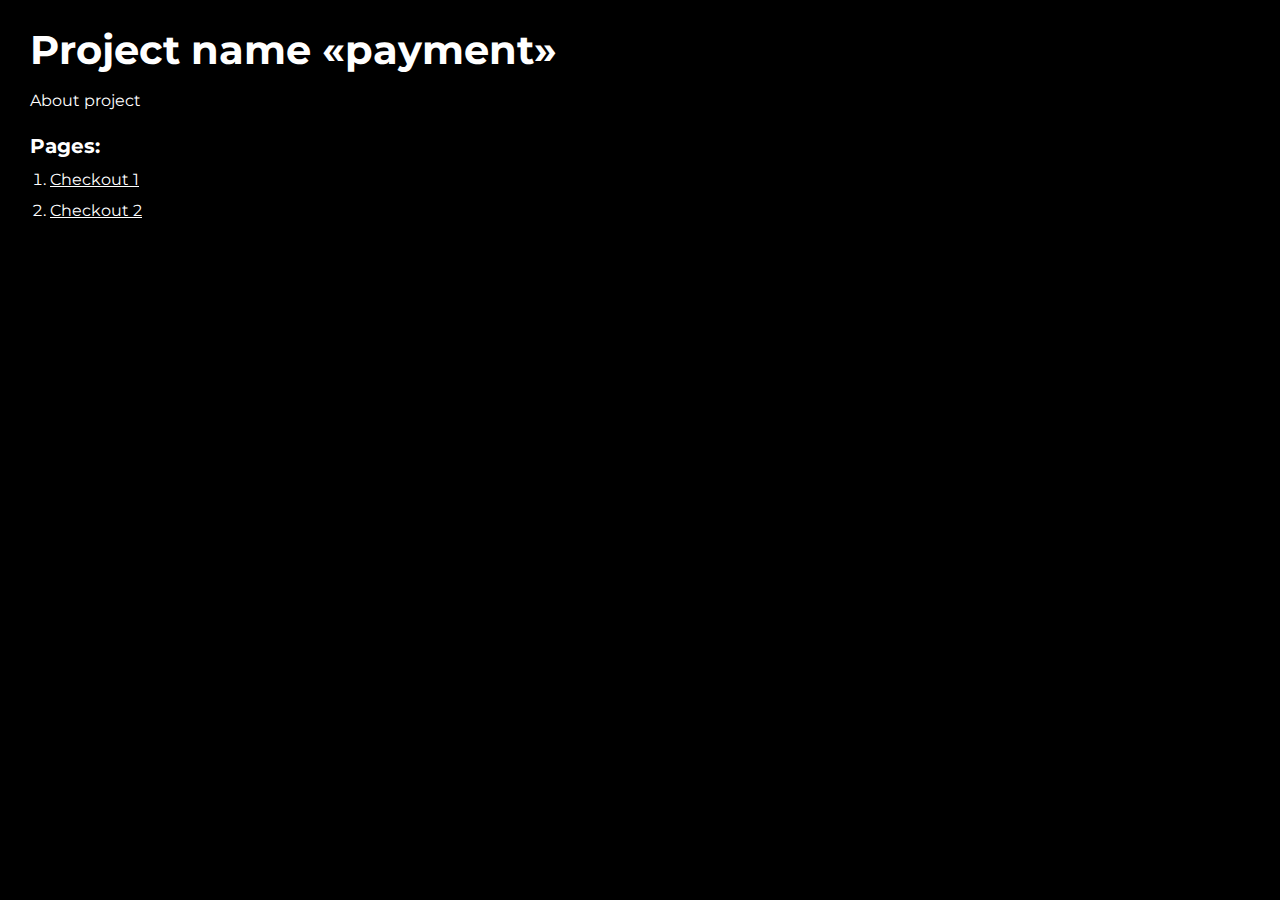
<file: index.html>
<!DOCTYPE html>
<html>

<head>
	<meta charset="UTF-8" />
	<meta name="viewport" content="width=device-width, initial-scale=1.0" />
	<title>Project «payment»</title>
</head>

<body>
	<div class="rootpage">
		<h1>Project name «payment»</h1>
		<div class="rootpage__info">About project</div>
		<h2>Pages:</h2>
		<ol class="rootpage__list">
			<li><a target="_blank" href="home.html">Checkout 1</a></li>
			<li><a target="_blank" href="final.html">Checkout 2</a></li>
		</ol>
	</div>
</body>
<style>
	@charset "UTF-8";
	@import url("https://fonts.googleapis.com/css?family=Montserrat:regular,700&display=swap");

	*,
	*::before,
	*::after {
		padding: 0px;
		margin: 0px;
		border: 0px;
		box-sizing: border-box;
	}

	html,
	body {
		height: 100%;
		margin: 0;
		padding: 0;
		min-width: 320px;
		width: 100%;
		color: #fff;
		background-color: #000;
	}

	body {
		font-family: Montserrat;
		font-size: 100%;
		line-height: 1;
		font-size: 1rem;
	}

	a {
		text-decoration: underline;
		color: #fff;
	}

	a:visited {
		text-decoration: underline;
		color: #fff;
	}

	a:hover {
		text-decoration: none;
	}

	ul li {
		list-style: none;
	}

	img {
		vertical-align: top;
	}

	.wrapper {
		width: 100%;
		min-height: 100%;
		overflow: hidden;
	}

	.rootpage {
		padding: 30px;
		display: flex;
		flex-direction: column;
		align-items: flex-start;
	}

	@media (max-width: 767px) {
		.rootpage {
			padding: 30px 15px;
		}
	}

	h1 {
		color: #fff;
		font-size: 2.5rem;
		margin: 0px 0px 1.25rem 0px;
	}

	@media (max-width: 767px) {
		h1 {
			font-size: 1.85rem;
			margin: 0px 0px 1.25rem 0px;
		}
	}

	h2 {
		color: #fff;
		font-size: 1.25rem;
		margin: 0px 0px 1rem 0px;
	}

	@media (max-width: 767px) {
		h2 {
			font-size: 1.125rem;
			margin: 0px 0px 1rem 0px;
		}
	}

	.rootpage__info {
		line-height: 140%;
		margin: 0px 0px 1.5rem 0px;
	}

	.rootpage__list {
		margin: 0px 0px 2.25rem 1.25rem;
	}

	.rootpage__list li:not(:last-child) {
		margin: 0px 0px 15px 0px;
	}
</style>

</html>
</file>
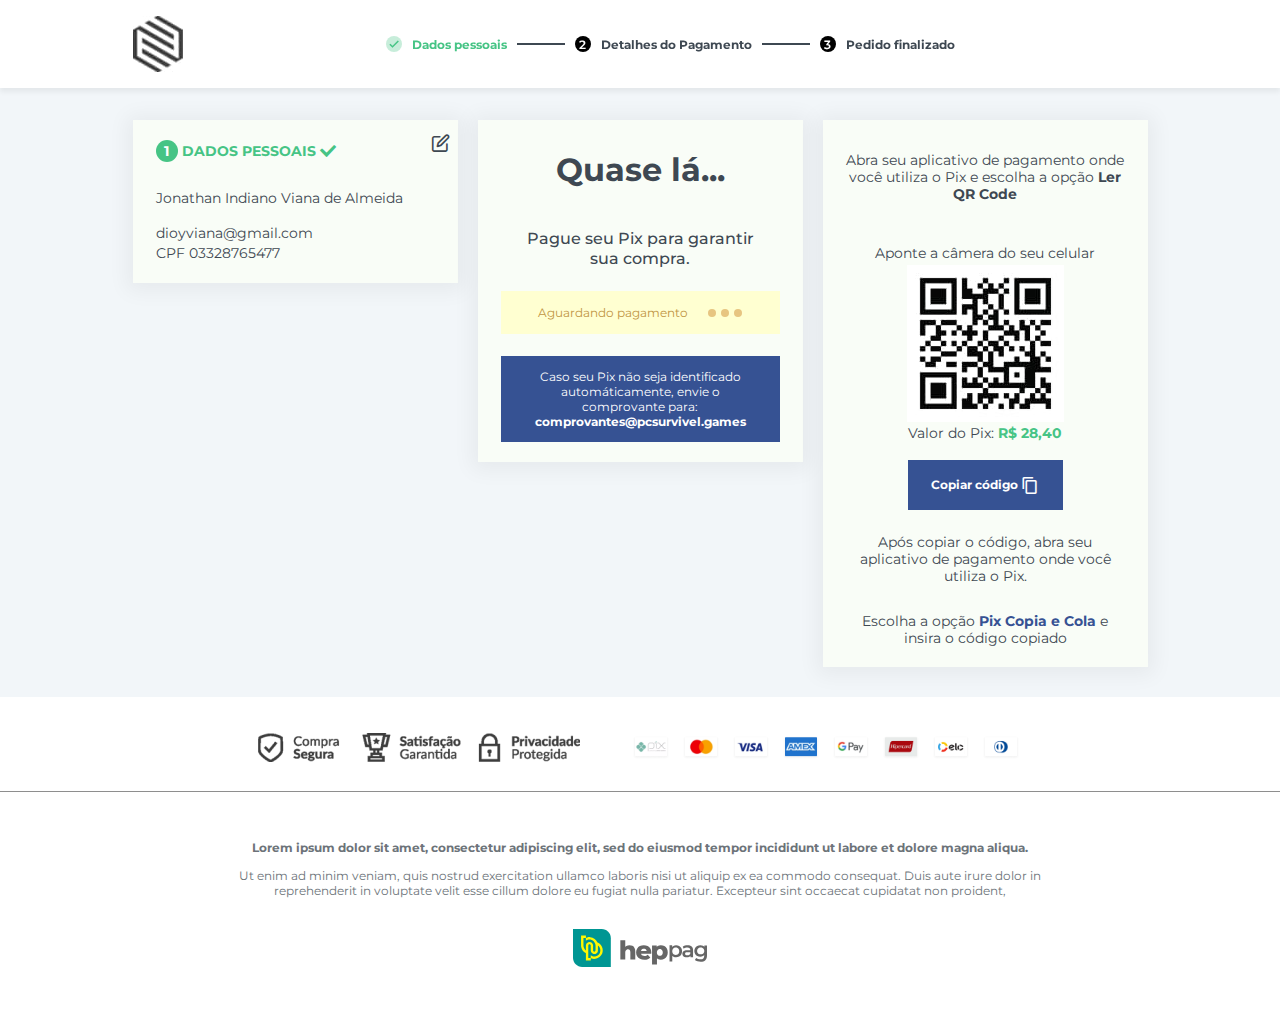
<file: final.html>
<!DOCTYPE html>
<html lang="pt-BR">

<head>
	<title>Checkout</title>
	<meta charset="UTF-8">
	<meta name="format-detection" content="telephone=no">
	<!-- <style>body{opacity: 0;}</style> -->
	<link rel="stylesheet" href="css/style.min.css?_v=20230522013212">
	<link rel="shortcut icon" href="favicon.ico">
	<!-- <meta name="robots" content="noindex, nofollow"> -->
	<meta name="viewport" content="width=device-width, initial-scale=1.0">
</head>

<body>
	<div class="wrapper">
		<header class="header">
			<div class="header__container">
				<div class="header__logo">
					<img src="img/header/logo.jpg" alt="Header logo" />
				</div>
				<ul class="header__list list-header">
					<li class="list-header__item list-header__item_green">Dados pessoais</li>
					<li class="list-header__item">Detalhes do Pagamento</li>
					<li class="list-header__item">Pedido finalizado</li>
				</ul>
			</div>
		</header>

		<main class="page">
			<section class="page__checkout checkout">
				<div class="checkout__container">
					<div class="checkout__items">
						<artticle class="item-checkout item-checkout_final">
							<div class="item-checkout__inner">
								<h1 class="item-checkout__title item-checkout__title_user">Dados pessoais</h1>
								<a href="#" class="item-checkout__edit _icon-edit"></a>
								<div class="item-checkout__user user">
									<div class="user__name">Jonathan Indiano Viana de Almeida</div>
									<div class="user__email">dioyviana@gmail.com</div>
									<div class="user__cpf">CPF 03328765477</div>
								</div>
							</div>
						</artticle>
						<artticle class="item-checkout item-checkout_final">
							<div class="item-checkout__inner">
								<h2 class="item-checkout__final-title">Quase lá...</h2>
								<div class="item-checkout__text">
									<p>Pague seu Pix para garantir sua compra.</p>
								</div>
								<div class="item-checkout__loading loading">
									<div class="loading__text">Aguardando pagamento</div>
									<div class="loading__dots">
										<div class="loading__dot"></div>
										<div class="loading__dot"></div>
										<div class="loading__dot"></div>
									</div>
								</div>
								<div class="item-checkout__support support-checkout">
									<div class="support-checkout__text">
										<p>
											Caso seu Pix não seja identificado automáticamente, envie o comprovante para: <br />
											<a href="mailto:comprovantes@pcsurvivel.games" class="support-checkout__link">comprovantes@pcsurvivel.games</a>
										</p>
									</div>
								</div>
							</div>
						</artticle>
						<artticle class="item-checkout item-checkout_final">
							<div class="item-checkout__inner">
								<div class="qr-code">
									<div class="qr-code__text">
										<p>Abra seu aplicativo de pagamento onde você utiliza o Pix e escolha a opção <span>Ler QR Code</span></p>
									</div>
									<h5 class="qr-code__title">Aponte a câmera do seu celular</h5>
									<div class="qr-code__image">
										<img src="img/qr-code.jpg" alt="QR code" />
									</div>
									<div class="qr-code__price">Valor do Pix: <span>R$ 28,40</span></div>
									<button type="button" class="qr-code__button">Copiar código</button>
									<div class="qr-code__text">
										<p>Após copiar o código, abra seu aplicativo de pagamento onde você utiliza o Pix.</p>
										<p>Escolha a opção <a href="#" class="qr-code__link">Pix Copia e Cola</a> e insira o código copiado</p>
									</div>
								</div>
							</div>
						</artticle>
					</div>
				</div>
			</section>
		</main>
		<footer class="footer-new">
			<div class="footer-new__top top-footer">
				<div class="top-footer__container">
					<div class="top-footer__garanty">
						<img src="img/footer/garanty-image.png" alt="Garanty" />
					</div>
					<ul class="top-footer__payments list-payments">
						<li class="list-payments__item">
							<img src="img/footer/payments/image-01.png" alt="Payment method" />
						</li>
						<li class="list-payments__item">
							<img src="img/footer/payments/image-02.png" alt="Payment method" />
						</li>
						<li class="list-payments__item">
							<img src="img/footer/payments/image-03.png" alt="Payment method" />
						</li>
						<li class="list-payments__item">
							<img src="img/footer/payments/image-04.png" alt="Payment method" />
						</li>
						<li class="list-payments__item">
							<img src="img/footer/payments/image-05.png" alt="Payment method" />
						</li>
						<li class="list-payments__item">
							<img src="img/footer/payments/image-06.png" alt="Payment method" />
						</li>
						<li class="list-payments__item">
							<img src="img/footer/payments/image-07.png" alt="Payment method" />
						</li>
						<li class="list-payments__item">
							<img src="img/footer/payments/image-08.png" alt="Payment method" />
						</li>
					</ul>
				</div>
			</div>
			<div class="footer-new__bottom bottom-footer">
				<div class="bottom-footer__container">
					<div class="bottom-footer__text">
						<p>
							<span>Lorem ipsum dolor sit amet, consectetur adipiscing elit, sed do eiusmod tempor incididunt ut labore et dolore magna aliqua.</span>
						</p>
						<p>
							Ut enim ad minim veniam, quis nostrud exercitation ullamco laboris nisi ut aliquip ex ea commodo consequat. Duis aute irure dolor in <br />
							reprehenderit in voluptate velit esse cillum dolore eu fugiat nulla pariatur. Excepteur sint occaecat cupidatat non proident,
						</p>
					</div>
					<div class="bottom-footer__logo">
						<img src="img/footer/logo.svg" alt="Footer logo" />
					</div>
				</div>
			</div>
		</footer>

	</div>

	<script src="js/app.min.js?_v=20230522013212"></script>
</body>

</html>
</file>
<file: css/style.min.css>
@charset "UTF-8";@import url(https://fonts.googleapis.com/css?family=Montserrat:500,600,700&display=swap);@font-face{font-family:icons;font-display:swap;src:url(../fonts/icons.woff2) format("woff2"),url(../fonts/icons.woff) format("woff");font-weight:400;font-style:normal}.item-checkout_final .item-checkout__title::after,.list-header__item_green::before,.qr-code__button::after,[class*=_icon-]:before{font-family:icons;font-style:normal;font-weight:400;font-variant:normal;text-transform:none;line-height:1;-webkit-font-smoothing:antialiased;-moz-osx-font-smoothing:grayscale}[class*=_icon-]:before{display:block}._icon-edit:before{content:"\e902"}._icon-check:before{content:"\e900"}._icon-copy:before{content:"\e903"}._icon-check-big:before{content:"\e901"}*{padding:0;margin:0;border:0}*,:after,:before{-webkit-box-sizing:border-box;box-sizing:border-box}body,html{height:100%;min-width:320px}body{color:#3e4852;line-height:1;font-family:Montserrat;font-size:.75rem;-ms-text-size-adjust:100%;-moz-text-size-adjust:100%;-webkit-text-size-adjust:100%;-webkit-font-smoothing:antialiased;-moz-osx-font-smoothing:grayscale}button,input,textarea{font-family:Montserrat;font-size:inherit;line-height:inherit}button{cursor:pointer;color:inherit;background-color:transparent}a{color:inherit;text-decoration:none}ul li{list-style:none}img{vertical-align:top}h1,h2,h3,h4,h5,h6{font-weight:inherit;font-size:inherit}body{background-color:#f2f6f9;line-height:1.25;counter-reset:my-awesome-counter}.lock body{overflow:hidden;-ms-touch-action:none;touch-action:none;-ms-scroll-chaining:none;overscroll-behavior:none}.wrapper{min-height:100%;display:-webkit-box;display:-ms-flexbox;display:flex;-webkit-box-orient:vertical;-webkit-box-direction:normal;-ms-flex-direction:column;flex-direction:column;overflow:hidden}@supports (overflow:clip){.wrapper{overflow:clip}}.wrapper>main{-webkit-box-flex:1;-ms-flex:1 1 auto;flex:1 1 auto}.wrapper>*{min-width:0}[class*=__container]{max-width:65.3125rem;margin:0 auto;padding:0 .9375rem}.spollers{display:-ms-grid;display:grid;gap:8px}.spollers__item{background-color:#f2f6f9;border:1px solid #cfcfcf;padding:1.6875rem 1.1875rem 1rem}.spollers__title{width:100%;cursor:default;text-align:left;list-style:none}[class*=-ibg]{position:relative}[class*=-ibg] img{position:absolute;width:100%;height:100%;top:0;left:0;-o-object-fit:cover;object-fit:cover}[class*=-ibg_contain] img{-o-object-fit:contain;object-fit:contain}.header{position:fixed;z-index:50;top:0;left:0;width:100%;background-color:#fff;-webkit-box-shadow:0 4px 5px rgba(0,0,0,.06);box-shadow:0 4px 5px rgba(0,0,0,.06);min-height:88px;padding:.625rem 0;display:-webkit-box;display:-ms-flexbox;display:flex;-webkit-box-align:center;-ms-flex-align:center;align-items:center;-webkit-transition:min-height .3s linear 0s;-o-transition:min-height .3s linear 0s;transition:min-height .3s linear 0s}.header._header-scroll{min-height:56px}.header__container{height:100%;width:100%;position:relative;display:-webkit-box;display:-ms-flexbox;display:flex;-webkit-box-align:center;-ms-flex-align:center;align-items:center;gap:.625rem}.header__logo{width:3.125rem;height:3.5rem;-webkit-transition:all .3s linear 0s;-o-transition:all .3s linear 0s;transition:all .3s linear 0s}._header-scroll .header__logo{width:1.875rem;height:2.25rem}.header__logo img{width:100%;height:100%;-o-object-fit:contain;object-fit:contain}.list-header__item{font-weight:700;display:-webkit-box;display:-ms-flexbox;display:flex;-webkit-box-align:center;-ms-flex-align:center;align-items:center;gap:.625rem;counter-increment:my-awesome-counter}.list-header__item::before{content:counter(my-awesome-counter);-webkit-box-flex:0;-ms-flex:0 0 1rem;flex:0 0 1rem;width:1rem;height:1rem;background-color:#000;border-radius:50%;color:#fff;display:-webkit-box;display:-ms-flexbox;display:flex;-webkit-box-align:center;-ms-flex-align:center;align-items:center;-webkit-box-pack:center;-ms-flex-pack:center;justify-content:center;font-weight:600}.list-header__item_green{color:#46c485}.list-header__item_green::before{content:"\e900";background-color:rgba(70,196,133,.3);color:#46c485}.footer-new{background-color:#fff}.footer-new__bottom{max-width:85.3125rem;margin:0 auto;border-top:1px solid #8e8e8e}.top-footer__container{max-width:49.8125rem;display:-webkit-box;display:-ms-flexbox;display:flex;-webkit-box-pack:justify;-ms-flex-pack:justify;justify-content:space-between;-webkit-box-align:center;-ms-flex-align:center;align-items:center;-ms-flex-wrap:wrap;flex-wrap:wrap;row-gap:1.25rem;-webkit-box-pack:center;-ms-flex-pack:center;justify-content:center}.top-footer__garanty{-webkit-box-flex:0;-ms-flex:0 1 20.125rem;flex:0 1 20.125rem;width:20.125rem;height:1.8125rem;position:relative}.top-footer__garanty img{position:absolute;top:0;left:0;width:100%;height:100%;-o-object-fit:contain;object-fit:contain;max-width:100%}.list-payments{display:-webkit-box;display:-ms-flexbox;display:flex;-webkit-box-align:center;-ms-flex-align:center;align-items:center;-ms-flex-wrap:wrap;flex-wrap:wrap;-webkit-box-pack:center;-ms-flex-pack:center;justify-content:center;gap:.4375rem}.list-payments__item{-webkit-box-flex:0;-ms-flex:0 0 2.6875rem;flex:0 0 2.6875rem;width:2.6875rem;height:1.5625rem;position:relative}.list-payments__item img{position:absolute;top:0;left:0;width:100%;height:100%;-o-object-fit:contain;object-fit:contain}.bottom-footer__text{max-width:53.125rem;margin:0 auto;font-size:.75rem;line-height:1.25;text-align:center;color:#6c7379}.bottom-footer__text p span{font-weight:700}.bottom-footer__text p:not(:last-child){margin-bottom:.8125rem}.bottom-footer__logo{width:8.375rem;height:2.375rem;margin:0 auto}.bottom-footer__logo img{width:100%;height:100%;-o-object-fit:contain;object-fit:contain}.page__checkout{padding-top:7.5rem;padding-bottom:1.875rem}.checkout__items{display:-webkit-box;display:-ms-flexbox;display:flex;-webkit-box-pack:justify;-ms-flex-pack:justify;justify-content:space-between;margin:0 -.625rem;-ms-flex-wrap:wrap;flex-wrap:wrap;row-gap:1.25rem}.item-checkout{padding:0 .625rem}.item-checkout_1{-webkit-box-flex:1;-ms-flex:1 1 19.4375rem;flex:1 1 19.4375rem}.item-checkout_2{-webkit-box-flex:1;-ms-flex:1 1 21.9375rem;flex:1 1 21.9375rem}.item-checkout_2 .item-checkout__inner{padding-left:.625rem;padding-right:.625rem}.item-checkout_3{-webkit-box-flex:1;-ms-flex:1 1 19.4375rem;flex:1 1 19.4375rem}.item-checkout_final{-webkit-box-flex:1;-ms-flex:1 1 33.333%;flex:1 1 33.333%}.item-checkout__inner{background:#fff;-webkit-box-shadow:0 2px 20px 6px rgba(0,0,0,.05);box-shadow:0 2px 20px 6px rgba(0,0,0,.05);padding:1.25rem 1.4375rem}.item-checkout__title{font-weight:700;font-size:.875rem;line-height:1.2142857143;text-transform:uppercase;color:#333;display:-webkit-box;display:-ms-flexbox;display:flex;-webkit-box-align:center;-ms-flex-align:center;align-items:center;gap:.25rem;margin-bottom:.3125rem}.item-checkout__title::before{-webkit-box-flex:0;-ms-flex:0 0 1.375rem;flex:0 0 1.375rem;width:1.375rem;height:1.375rem;background-color:#000;border-radius:50%;color:#fff;display:-webkit-box;display:-ms-flexbox;display:flex;-webkit-box-align:center;-ms-flex-align:center;align-items:center;-webkit-box-pack:center;-ms-flex-pack:center;justify-content:center;font-weight:700}.item-checkout__title_user::before{content:"1"}.item-checkout__title_payment::before{content:"2"}.item-checkout__text{font-weight:600;padding-left:1.6875rem;max-width:15rem;margin-bottom:1.875rem}.item-checkout__radio:not(:last-child){margin-bottom:15px}.item-checkout__offer{margin-bottom:.9375rem}.item-checkout__big-title{margin-top:1.0625rem;font-weight:700;font-size:1.25rem;line-height:1.2;margin-bottom:1.5625rem;color:#333}.item-checkout__goods{margin-bottom:1.75rem}.user-form__line{margin-bottom:1.125rem}.user-form__label{font-weight:600;display:block;margin-bottom:.375rem;cursor:pointer}.user-form__input{width:100%;border:1px solid #cfcfcf;outline:0;padding:.78125rem .9375rem;-webkit-transition:border .3s ease 0s;-o-transition:border .3s ease 0s;transition:border .3s ease 0s}.user-form__input._form-error{border:1px solid #fe0505}.user-form__input:focus{border:1px solid #000}.user-form .form__error{margin-top:.1875rem;color:#fe0505}.button{width:100%;display:-webkit-inline-box;display:-ms-inline-flexbox;display:inline-flex;-webkit-box-pack:center;-ms-flex-pack:center;justify-content:center;text-align:center;background-color:#46c485;color:#fff;font-weight:700;font-size:1rem;line-height:1.25;padding:1.0625rem;-webkit-transition:background-color .3s ease 0s;-o-transition:background-color .3s ease 0s;transition:background-color .3s ease 0s}.offer{background-color:#46c485;-webkit-box-shadow:0 2px 20px 6px rgba(0,0,0,.05);box-shadow:0 2px 20px 6px rgba(0,0,0,.05);padding:.75rem .9375rem;color:#fff;display:-webkit-box;display:-ms-flexbox;display:flex;-webkit-box-align:center;-ms-flex-align:center;align-items:center;gap:1.0625rem}.offer__image{-webkit-box-flex:0;-ms-flex:0 0 2.125rem;flex:0 0 2.125rem;width:2.125rem;height:2.125rem}.offer__image img{width:100%;height:100%;-o-object-fit:contain;object-fit:contain}.offer__title{font-weight:700;margin-bottom:.25rem}.offer__text{max-width:12.625rem}.goods{display:-webkit-box;display:-ms-flexbox;display:flex;-webkit-box-align:center;-ms-flex-align:center;align-items:center;gap:1.25rem}.goods__image{-webkit-box-flex:0;-ms-flex:0 0 6.25rem;flex:0 0 6.25rem;width:6.25rem;height:3.625rem}.goods__image img{width:100%;height:100%;-o-object-fit:contain;object-fit:contain}.goods__description{font-weight:600;max-width:6.4375rem}.prices{background-color:#f2f6f9;padding:1.125rem}.prices__items{border-bottom:.3px solid #484848;padding-bottom:1.0625rem}.prices__item{display:-webkit-box;display:-ms-flexbox;display:flex;-webkit-box-align:center;-ms-flex-align:center;align-items:center;-webkit-box-pack:justify;-ms-flex-pack:justify;justify-content:space-between;gap:.625rem;-ms-flex-wrap:wrap;flex-wrap:wrap;font-weight:600}.prices__item:not(:last-child){margin-bottom:.9375rem}.prices__total{padding-top:1.0625rem;display:-webkit-box;display:-ms-flexbox;display:flex;-webkit-box-align:center;-ms-flex-align:center;align-items:center;-webkit-box-pack:justify;-ms-flex-pack:justify;justify-content:space-between;gap:.625rem;-ms-flex-wrap:wrap;flex-wrap:wrap;font-weight:700;font-size:1rem;line-height:1.25;color:#46c485}.radio-item{padding:1.6875rem .625rem 1rem;border:1px solid #cfcfcf;background-color:#f2f6f9}.radio-item__input{opacity:0;visibility:hidden;width:0;height:0;position:absolute;left:-9999px}.radio-item__input:checked~.radio-item__body{display:block}.radio-item__input:checked+.radio-item__label::before{border:5px solid #000}.radio-item__label{display:-webkit-box;display:-ms-flexbox;display:flex;-webkit-box-align:center;-ms-flex-align:center;align-items:center;cursor:pointer;width:100%;position:relative;margin-bottom:.375rem}.radio-item__label::before{content:"";-webkit-box-flex:0;-ms-flex:0 0 1.125rem;flex:0 0 1.125rem;-ms-flex-item-align:start;align-self:flex-start;margin-top:.1875rem;width:1.125rem;height:1.125rem;border-radius:50%;border:1px solid rgba(0,0,0,.5);-webkit-transition:all .3s linear 0s;-o-transition:all .3s linear 0s;transition:all .3s linear 0s}.radio-item__body{display:none}.radio-item__text{font-weight:600;padding-left:20px;margin-bottom:.6875rem}.radio-item__price{text-align:center;font-weight:700;font-size:1rem;line-height:1.25;color:#46c485;margin-bottom:1.5rem}.radio-item__offer{max-width:13.6875rem;margin:0 auto;text-align:center;background-color:#ffffd2;font-weight:700;font-size:.75rem;color:#e86d8a;margin-bottom:1.25rem;padding:.375rem .625rem}.radio-item__offer span{font-size:1.25rem}.radio-item__about-offer{margin-bottom:.6875rem}.radio-item__card{margin-top:.625rem}.label-radio__inner{display:-webkit-box;display:-ms-flexbox;display:flex;-webkit-box-align:center;-ms-flex-align:center;align-items:center;width:100%;gap:.375rem;margin-left:.5rem}.label-radio__logo{-webkit-box-flex:0;-ms-flex:0 0 1.5rem;flex:0 0 1.5rem;height:1.5rem}.label-radio__logo img{width:100%;height:100%;-o-object-fit:contain;object-fit:contain}.label-radio__top{margin-left:.5rem}.label-radio__text{-webkit-box-flex:1;-ms-flex:1 1 auto;flex:1 1 auto;font-weight:600}.label-radio__discount{font-weight:700;font-size:.625rem;line-height:1.2;color:#fff;text-transform:uppercase;padding:.3125rem .5rem;background-color:#725eba}.label-radio__cards{margin-top:.625rem;max-width:15.5rem}.label-radio__cards img{width:100%;height:100%;-o-object-fit:cover;object-fit:cover}.about-offer{background-color:#ffffd2;border:1px dashed #cfcfcf;padding:1.5rem 1.3125rem .6875rem}.about-offer__top{display:-webkit-box;display:-ms-flexbox;display:flex;gap:.75rem;padding-bottom:1rem;border-bottom:1px dashed #b8b8b8;margin-bottom:1.1875rem}.about-offer__image{-webkit-box-flex:0;-ms-flex:0 0 3.5rem;flex:0 0 3.5rem;height:3.75rem}.about-offer__image img{width:100%;height:100%;-o-object-fit:contain;object-fit:contain}.about-offer__title{font-weight:600;font-size:.875rem;line-height:1;margin-bottom:.0625rem}.about-offer__title span{font-size:.75rem}.about-offer__price{font-weight:800;font-size:.9375rem;line-height:1.2;color:#e86d8a}.about-offer__text{font-weight:600;font-size:.75rem;margin-bottom:.5625rem}.about-offer__text span{font-weight:700}.about-offer__checkbox{display:-webkit-box;display:-ms-flexbox;display:flex;-webkit-box-align:center;-ms-flex-align:center;align-items:center;gap:.875rem;-webkit-box-pack:center;-ms-flex-pack:center;justify-content:center;padding:1.1875rem .625rem;background-color:#fc5098;margin:0 -.4375rem .6875rem}.about-offer__label{font-weight:700;font-size:.875rem;line-height:1.2142857143;color:#fff}.about-offer__bottom{font-weight:600;font-size:.75rem}.about-offer__bottom span{font-size:.875rem;line-height:1.2142857143}.card__line:not(:last-child){margin-bottom:1.125rem}.card__label{font-weight:600;display:block;margin-bottom:.375rem;cursor:pointer}.card__input{width:100%;border:1px solid #cfcfcf;outline:0;padding:.78125rem .9375rem;-webkit-transition:border .3s ease 0s;-o-transition:border .3s ease 0s;transition:border .3s ease 0s}.card__input._form-error{border:1px solid #fe0505}.card__input:focus{border:1px solid #000}.card .form__error{margin-top:.1875rem;color:#fe0505}.card__lines{display:-webkit-box;display:-ms-flexbox;display:flex;gap:.9375rem}.item-checkout_final{position:relative}.item-checkout_final .item-checkout__title{color:#46c485}.item-checkout_final .item-checkout__title:not(:last-child){margin-bottom:1.625rem}.item-checkout_final .item-checkout__title::before{background-color:#46c485}.item-checkout_final .item-checkout__title::after{content:"\e901";display:block;font-size:1rem}.item-checkout_final .item-checkout__inner{background-color:#f9fdf7}.item-checkout_final .item-checkout__text{text-align:center;font-weight:500;font-size:1rem;line-height:1.25;margin-bottom:1.375rem;max-width:100%}.item-checkout__edit{position:absolute;right:18px;top:13px;font-size:1.1875rem;-webkit-transition:color .3s ease 0s;-o-transition:color .3s ease 0s;transition:color .3s ease 0s}.item-checkout__final-title{text-align:center;font-weight:700;line-height:1.21875}.item-checkout__loading{margin-bottom:1.375rem}.user{font-size:.875rem;line-height:1.4285714286}.user__name{margin-bottom:.9375rem}.loading{background-color:#ffffd1;display:-webkit-box;display:-ms-flexbox;display:flex;-webkit-box-pack:center;-ms-flex-pack:center;justify-content:center;-webkit-box-align:center;-ms-flex-align:center;align-items:center;gap:1.25rem;padding:.875rem}.loading__text{font-weight:400;color:#bf9543}.loading__dots{display:-webkit-box;display:-ms-flexbox;display:flex;-webkit-box-align:center;-ms-flex-align:center;align-items:center;gap:.3125rem}.loading__dot{-webkit-box-flex:0;-ms-flex:0 0 .5rem;flex:0 0 .5rem;width:.5rem;height:.5rem;border-radius:50%;background-color:#e7c581}.loading__dot:nth-child(1){-webkit-animation:loading .5s infinite alternate 0s;animation:loading .5s infinite alternate 0s}.loading__dot:nth-child(2){-webkit-animation:loading .5s infinite alternate .3s;animation:loading .5s infinite alternate .3s}.loading__dot:nth-child(3){-webkit-animation:loading .5s infinite alternate .6s;animation:loading .5s infinite alternate .6s}.support-checkout{text-align:center;padding-bottom:.8125rem;padding-top:.8125rem;background-color:#365293;color:#fff}.support-checkout__link{font-weight:700}@-webkit-keyframes loading{0%{opacity:0}50%{opacity:.5}100%{opacity:1}}@keyframes loading{0%{opacity:0}50%{opacity:.5}100%{opacity:1}}.qr-code{display:-webkit-box;display:-ms-flexbox;display:flex;-webkit-box-orient:vertical;-webkit-box-direction:normal;-ms-flex-direction:column;flex-direction:column;-webkit-box-align:center;-ms-flex-align:center;align-items:center;font-size:.875rem;text-align:center;line-height:1.2142857143}.qr-code__text span{font-weight:700}.qr-code__title{margin-bottom:.1875rem}.qr-code__image{width:9.8125rem;height:9.8125rem;-webkit-box-flex:0;-ms-flex:0 0 9.8125rem;flex:0 0 9.8125rem;margin-bottom:.1875rem}.qr-code__image img{width:100%;height:100%;-o-object-fit:contain;object-fit:contain}.qr-code__price{margin-bottom:1.125rem}.qr-code__price span{font-weight:700;color:#46c485}.qr-code__button{display:-webkit-box;display:-ms-flexbox;display:flex;-webkit-box-align:center;-ms-flex-align:center;align-items:center;-webkit-box-pack:center;-ms-flex-pack:center;justify-content:center;gap:.1875rem;background-color:#365293;color:#fff;min-width:9.6875rem;text-align:center;padding:1rem;font-weight:700;font-size:.75rem;-webkit-transition:background-color .3s ease 0s;-o-transition:background-color .3s ease 0s;transition:background-color .3s ease 0s;margin-bottom:1.5rem}.qr-code__button::after{content:"\e903";display:block;font-size:1.125rem}.qr-code__link{font-weight:700;color:#365293}.iti{width:100%}.iti__selected-flag{height:40px;border-right:1px solid #cfcfcf;background-color:rgba(245,245,245,.9607843137)}@media (min-width:47.99875em){.header__list{-webkit-box-flex:1;-ms-flex:1 1 auto;flex:1 1 auto;display:-webkit-box;display:-ms-flexbox;display:flex;-webkit-box-align:center;-ms-flex-align:center;align-items:center;-webkit-box-pack:center;-ms-flex-pack:center;justify-content:center;gap:.625rem}.list-header__item:not(:last-of-type)::after{content:"";width:3rem;height:.125rem;background-color:#3e4852}.item-checkout_2 .item-checkout__text{padding-left:2.1875rem}.item-checkout_final{min-width:320px}.item-checkout__title_payment{padding-left:.625rem}.radio-item__body{padding:0 .5625rem}.item-checkout__final-title{padding-top:10px}.qr-code{padding-top:12px}}@media (min-width:59.375em){.top-footer__container{-webkit-column-gap:3.125rem;-moz-column-gap:3.125rem;column-gap:3.125rem}}@media (min-width:65.3125em){.footer-new__top{padding-top:2.25rem}.footer-new__top{padding-bottom:1.8125rem}.footer-new__bottom{padding-top:3rem}.footer-new__bottom{padding-bottom:2.875rem}.bottom-footer__text{margin-bottom:1.9375rem}.item-checkout__inner{padding-top:1.25rem}.item-checkout__inner{padding-bottom:1.25rem}.item-checkout__inner{padding-left:1.4375rem}.item-checkout__inner{padding-right:1.4375rem}.radio-item{padding-top:1.6875rem}.item-checkout__final-title{font-size:2rem}.item-checkout__final-title{margin-bottom:2.5rem}.support-checkout{padding-left:1.875rem}.support-checkout{padding-right:1.875rem}.qr-code__text:not(:last-child){margin-bottom:2.625rem}.qr-code__text p:not(:last-child){margin-bottom:1.75rem}}@media (min-width:62em){.item-checkout_final .item-checkout__text{padding:0 1.25rem}}@media (max-width:20em){.footer-new__top{padding-top:1.25rem}.footer-new__top{padding-bottom:1.25rem}.footer-new__bottom{padding-top:1.25rem}.footer-new__bottom{padding-bottom:1.25rem}.bottom-footer__text{margin-bottom:1.25rem}.item-checkout__inner{padding-top:.9375rem}.item-checkout__inner{padding-bottom:.9375rem}.item-checkout__inner{padding-left:.9375rem}.item-checkout__inner{padding-right:.9375rem}.radio-item{padding-top:.625rem}.item-checkout__final-title{font-size:1.5rem}.item-checkout__final-title{margin-bottom:1.25rem}.support-checkout{padding-left:.3125rem}.support-checkout{padding-right:.3125rem}.qr-code__text:not(:last-child){margin-bottom:1.25rem}.qr-code__text p:not(:last-child){margin-bottom:1.25rem}}@media (max-width:47.99875em){.header__list{display:none}.top-footer__container{-webkit-column-gap:1.25rem;-moz-column-gap:1.25rem;column-gap:1.25rem}.list-payments__item{-webkit-box-flex:0;-ms-flex:0 0 4.5625rem;flex:0 0 4.5625rem;width:4.5625rem;height:2.9375rem}.bottom-footer__text{font-size:.875rem}.item-checkout_final{min-width:280px}}@media (max-width:29.99875em){.top-footer__garanty{-webkit-box-flex:0;-ms-flex:0 1 18.125rem;flex:0 1 18.125rem;width:18.125rem;height:1.625rem}}@media (min-width:20em) and (max-width:65.3125em){@supports (padding-top:clamp(1.25rem ,0.8086206897rem + 2.2068965517vw ,2.25rem)){.footer-new__top{padding-top:clamp(1.25rem ,.8086206897rem + 2.2068965517vw ,2.25rem)}}@supports not (padding-top:clamp(1.25rem ,0.8086206897rem + 2.2068965517vw ,2.25rem)){.footer-new__top{padding-top:calc(1.25rem + 1 * (100vw - 20rem)/ 45.3125)}}@supports (padding-bottom:clamp(1.25rem ,1.0017241379rem + 1.2413793103vw ,1.8125rem)){.footer-new__top{padding-bottom:clamp(1.25rem ,1.0017241379rem + 1.2413793103vw ,1.8125rem)}}@supports not (padding-bottom:clamp(1.25rem ,1.0017241379rem + 1.2413793103vw ,1.8125rem)){.footer-new__top{padding-bottom:calc(1.25rem + .5625 * (100vw - 20rem)/ 45.3125)}}@supports (padding-top:clamp(1.25rem ,0.4775862069rem + 3.8620689655vw ,3rem)){.footer-new__bottom{padding-top:clamp(1.25rem ,.4775862069rem + 3.8620689655vw ,3rem)}}@supports not (padding-top:clamp(1.25rem ,0.4775862069rem + 3.8620689655vw ,3rem)){.footer-new__bottom{padding-top:calc(1.25rem + 1.75 * (100vw - 20rem)/ 45.3125)}}@supports (padding-bottom:clamp(1.25rem ,0.5327586207rem + 3.5862068966vw ,2.875rem)){.footer-new__bottom{padding-bottom:clamp(1.25rem ,.5327586207rem + 3.5862068966vw ,2.875rem)}}@supports not (padding-bottom:clamp(1.25rem ,0.5327586207rem + 3.5862068966vw ,2.875rem)){.footer-new__bottom{padding-bottom:calc(1.25rem + 1.625 * (100vw - 20rem)/ 45.3125)}}@supports (margin-bottom:clamp(1.25rem ,0.9465517241rem + 1.5172413793vw ,1.9375rem)){.bottom-footer__text{margin-bottom:clamp(1.25rem ,.9465517241rem + 1.5172413793vw ,1.9375rem)}}@supports not (margin-bottom:clamp(1.25rem ,0.9465517241rem + 1.5172413793vw ,1.9375rem)){.bottom-footer__text{margin-bottom:calc(1.25rem + .6875 * (100vw - 20rem)/ 45.3125)}}@supports (padding-top:clamp(0.9375rem ,0.7995689655rem + 0.6896551724vw ,1.25rem)){.item-checkout__inner{padding-top:clamp(.9375rem ,.7995689655rem + .6896551724vw ,1.25rem)}}@supports not (padding-top:clamp(0.9375rem ,0.7995689655rem + 0.6896551724vw ,1.25rem)){.item-checkout__inner{padding-top:calc(.9375rem + .3125 * (100vw - 20rem)/ 45.3125)}}@supports (padding-bottom:clamp(0.9375rem ,0.7995689655rem + 0.6896551724vw ,1.25rem)){.item-checkout__inner{padding-bottom:clamp(.9375rem ,.7995689655rem + .6896551724vw ,1.25rem)}}@supports not (padding-bottom:clamp(0.9375rem ,0.7995689655rem + 0.6896551724vw ,1.25rem)){.item-checkout__inner{padding-bottom:calc(.9375rem + .3125 * (100vw - 20rem)/ 45.3125)}}@supports (padding-left:clamp(0.9375rem ,0.7168103448rem + 1.1034482759vw ,1.4375rem)){.item-checkout__inner{padding-left:clamp(.9375rem ,.7168103448rem + 1.1034482759vw ,1.4375rem)}}@supports not (padding-left:clamp(0.9375rem ,0.7168103448rem + 1.1034482759vw ,1.4375rem)){.item-checkout__inner{padding-left:calc(.9375rem + .5 * (100vw - 20rem)/ 45.3125)}}@supports (padding-right:clamp(0.9375rem ,0.7168103448rem + 1.1034482759vw ,1.4375rem)){.item-checkout__inner{padding-right:clamp(.9375rem ,.7168103448rem + 1.1034482759vw ,1.4375rem)}}@supports not (padding-right:clamp(0.9375rem ,0.7168103448rem + 1.1034482759vw ,1.4375rem)){.item-checkout__inner{padding-right:calc(.9375rem + .5 * (100vw - 20rem)/ 45.3125)}}@supports (padding-top:clamp(0.625rem ,0.1560344828rem + 2.3448275862vw ,1.6875rem)){.radio-item{padding-top:clamp(.625rem ,.1560344828rem + 2.3448275862vw ,1.6875rem)}}@supports not (padding-top:clamp(0.625rem ,0.1560344828rem + 2.3448275862vw ,1.6875rem)){.radio-item{padding-top:calc(.625rem + 1.0625 * (100vw - 20rem)/ 45.3125)}}@supports (font-size:clamp(1.5rem ,1.2793103448rem + 1.1034482759vw ,2rem)){.item-checkout__final-title{font-size:clamp(1.5rem ,1.2793103448rem + 1.1034482759vw ,2rem)}}@supports not (font-size:clamp(1.5rem ,1.2793103448rem + 1.1034482759vw ,2rem)){.item-checkout__final-title{font-size:calc(1.5rem + .5 * (100vw - 20rem)/ 45.3125)}}@supports (margin-bottom:clamp(1.25rem ,0.6982758621rem + 2.7586206897vw ,2.5rem)){.item-checkout__final-title{margin-bottom:clamp(1.25rem ,.6982758621rem + 2.7586206897vw ,2.5rem)}}@supports not (margin-bottom:clamp(1.25rem ,0.6982758621rem + 2.7586206897vw ,2.5rem)){.item-checkout__final-title{margin-bottom:calc(1.25rem + 1.25 * (100vw - 20rem)/ 45.3125)}}@supports (padding-left:clamp(0.3125rem ,-0.3771551724rem + 3.4482758621vw ,1.875rem)){.support-checkout{padding-left:clamp(.3125rem ,-.3771551724rem + 3.4482758621vw ,1.875rem)}}@supports not (padding-left:clamp(0.3125rem ,-0.3771551724rem + 3.4482758621vw ,1.875rem)){.support-checkout{padding-left:calc(.3125rem + 1.5625 * (100vw - 20rem)/ 45.3125)}}@supports (padding-right:clamp(0.3125rem ,-0.3771551724rem + 3.4482758621vw ,1.875rem)){.support-checkout{padding-right:clamp(.3125rem ,-.3771551724rem + 3.4482758621vw ,1.875rem)}}@supports not (padding-right:clamp(0.3125rem ,-0.3771551724rem + 3.4482758621vw ,1.875rem)){.support-checkout{padding-right:calc(.3125rem + 1.5625 * (100vw - 20rem)/ 45.3125)}}@supports (margin-bottom:clamp(1.25rem ,0.6431034483rem + 3.0344827586vw ,2.625rem)){.qr-code__text:not(:last-child){margin-bottom:clamp(1.25rem ,.6431034483rem + 3.0344827586vw ,2.625rem)}}@supports not (margin-bottom:clamp(1.25rem ,0.6431034483rem + 3.0344827586vw ,2.625rem)){.qr-code__text:not(:last-child){margin-bottom:calc(1.25rem + 1.375 * (100vw - 20rem)/ 45.3125)}}@supports (margin-bottom:clamp(1.25rem ,1.0293103448rem + 1.1034482759vw ,1.75rem)){.qr-code__text p:not(:last-child){margin-bottom:clamp(1.25rem ,1.0293103448rem + 1.1034482759vw ,1.75rem)}}@supports not (margin-bottom:clamp(1.25rem ,1.0293103448rem + 1.1034482759vw ,1.75rem)){.qr-code__text p:not(:last-child){margin-bottom:calc(1.25rem + .5 * (100vw - 20rem)/ 45.3125)}}}@media (min-width:47.99875em) and (max-width:59.375em){@supports ((-moz-column-gap:clamp(1.25rem ,-6.6610125261rem + 16.4817053071vw ,3.125rem)) or (column-gap:clamp(1.25rem ,-6.6610125261rem + 16.4817053071vw ,3.125rem))){.top-footer__container{-webkit-column-gap:clamp(1.25rem ,-6.6610125261rem + 16.4817053071vw ,3.125rem);-moz-column-gap:clamp(1.25rem ,-6.6610125261rem + 16.4817053071vw ,3.125rem);column-gap:clamp(1.25rem ,-6.6610125261rem + 16.4817053071vw ,3.125rem)}}@supports not ((-moz-column-gap:clamp(1.25rem ,-6.6610125261rem + 16.4817053071vw ,3.125rem)) or (column-gap:clamp(1.25rem ,-6.6610125261rem + 16.4817053071vw ,3.125rem))){.top-footer__container{-webkit-column-gap:calc(1.25rem + 1.875 * (100vw - 47.99875rem)/ 11.37625);-moz-column-gap:calc(1.25rem + 1.875 * (100vw - 47.99875rem)/ 11.37625);column-gap:calc(1.25rem + 1.875 * (100vw - 47.99875rem)/ 11.37625)}}}@media (any-hover:hover){.button:hover{background-color:#05984f}.item-checkout__edit:hover{color:#fc5098}.support-checkout__link:hover{text-decoration:underline}.qr-code__button:hover{background-color:#1b3164}.qr-code__link:hover{text-decoration:underline}}
</file>
